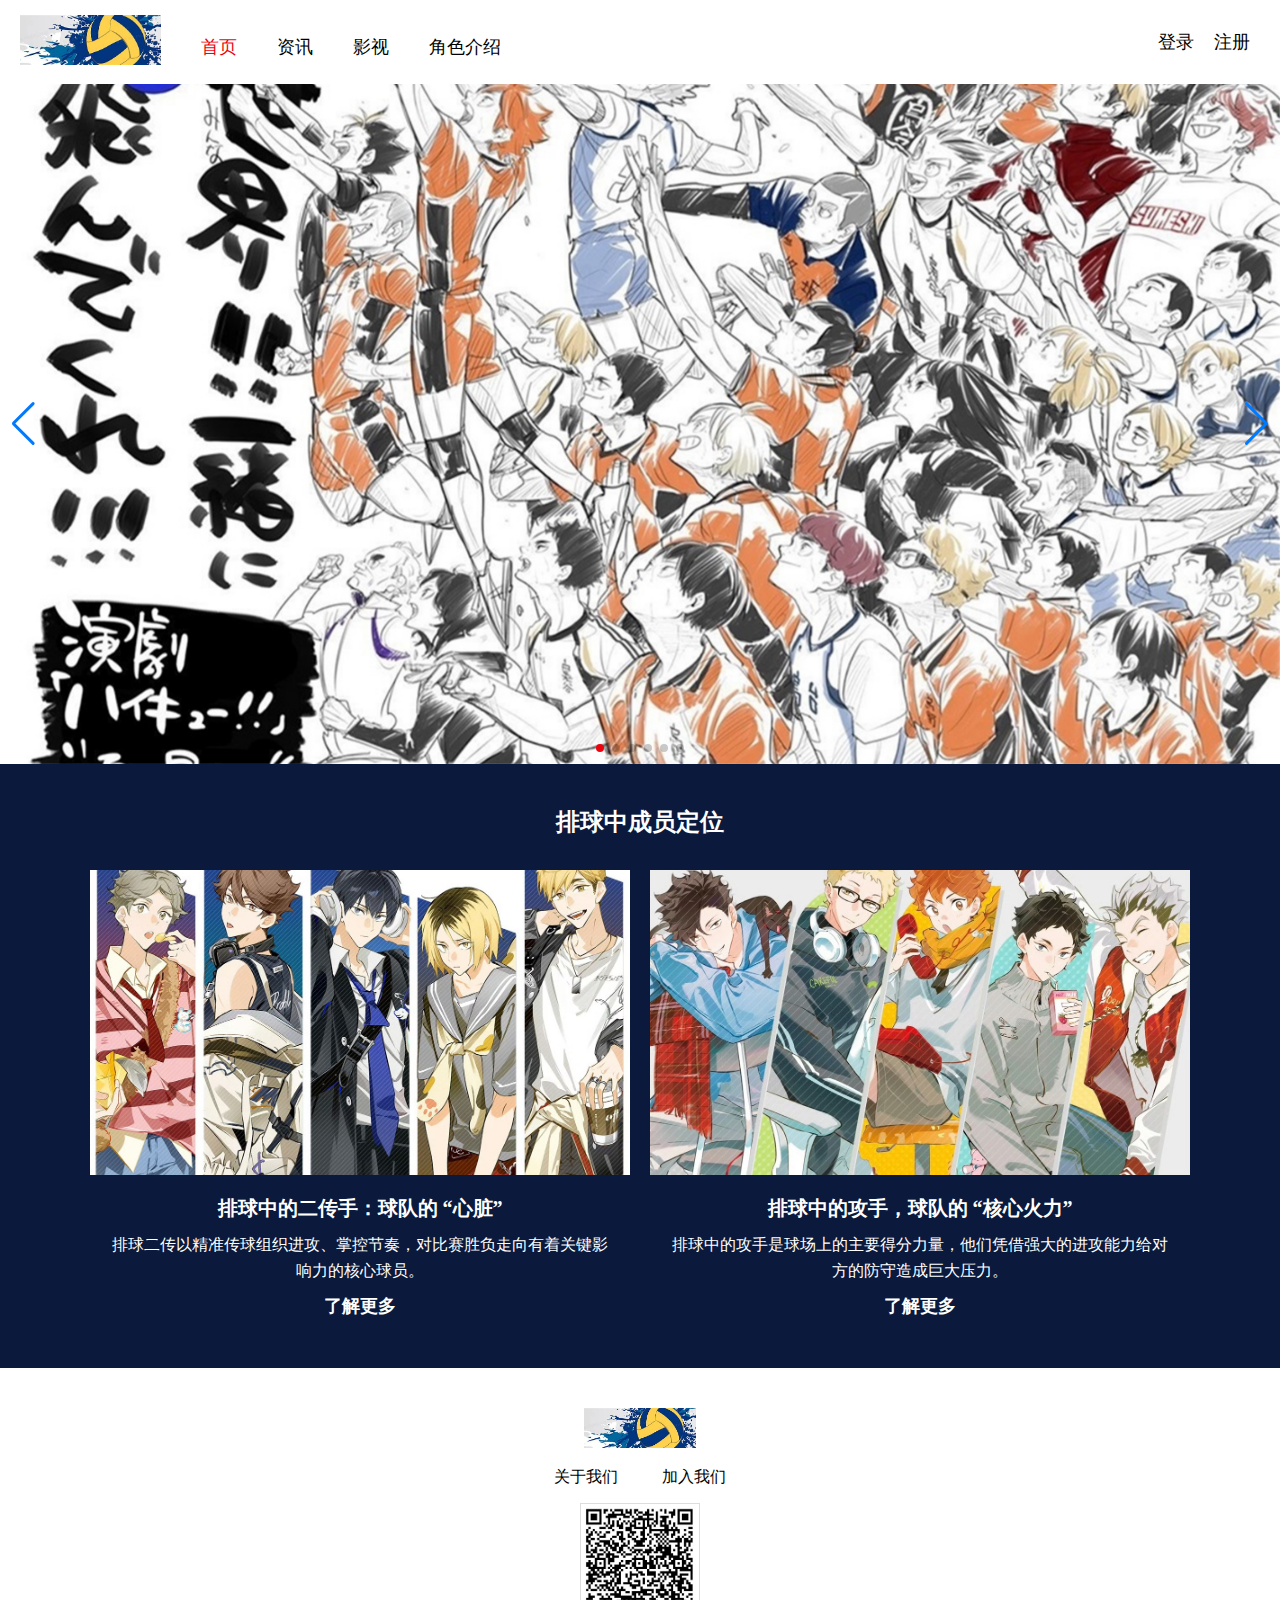
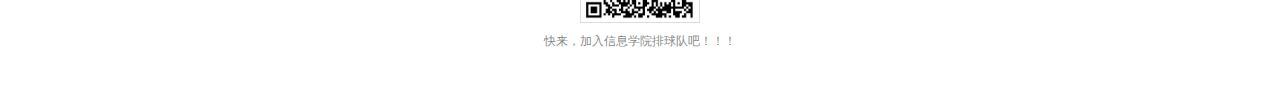
<file: index.html>
<!DOCTYPE html>
<html lang="en">

<head>
    <meta charset="UTF-8">
    <meta http-equiv="X-UA-Compatible" content="IE=edge">
    <meta name="viewport" content="width=device-width, initial-scale=1.0">
    <title>排球少年网站</title>
    <link rel="stylesheet" href="css/style.css">
     <!--引入Swiper的CSS-->
    <link rel="stylesheet" href="https://unpkg.com/swiper/swiper-bundle.min.css">
    <!-- 引入Swiper的JS -->
    <script src="https://unpkg.com/swiper/swiper-bundle.min.js"></script>

    
</head>



<body>
    <!-- 头部 -->
    <div class="header">
        <div class="container cl">
            <div class="left fl">
                <a href="index.html" class="logo fl"><img src="images/logo.jpg" alt=""></a>

                <!-- 导航栏 -->
                <ul class="menu fl">
                    <li><a href="index.html" class="active">首页</a></li>
                    <li><a href="news.html">资讯</a></li>
                    <li><a href="video.html">影视</a></li>
                    <li><a href="person.html">角色介绍</a></li>
                </ul>
            </div>
            <div class="right fr">
                <ul>
                    <li><a href="login.html">登录</a></li>
                    <li><a href="register.html">注册</a></li>
                </ul>
            </div>
        </div>
    </div>

    
<!-- 大图轮播图 -->
<div class="banner">
    <div class="container">
        <div class="swiper-bannerSwiper">
            <div class="swiper-wrapper">
                <div class="swiper-slide"><img src="images/banner1.jpg" alt="Banner 1"></div>
                <div class="swiper-slide"><img src="images/banner2.jpg" alt="Banner 2"></div>
                <div class="swiper-slide"><img src="images/banner3.jpg" alt="Banner 3"></div>
                <div class="swiper-slide"><img src="images/banner4.jpg" alt="Banner 4"></div>
                <div class="swiper-slide"><img src="images/banner1.jpg" alt="Banner 5"></div>
                <div class="swiper-slide"><img src="images/banner3.jpg" alt="Banner 6"></div>
            </div>
            <!-- 如果需要分页器 -->
            <div class="swiper-pagination"></div>

            <!-- 如果需要导航按钮 -->
            <div class="swiper-button-next"></div>
            <div class="swiper-button-prev"></div>
        </div>
    </div>
</div>



    

    <div class="video commPadding">
        <div class="container">
            <div class="commTitle">排球中成员定位</div>
            <ul class="cl">
                <li>
                    <a href="https://www.bilibili.com/video/BV1Q4411b7jh/?spm_id_from=333.337.search-card.all.click&vd_source=532b94d339b7e14be657cb821b66246e" target="_blank">
                        <div class="img"><img src="images/role1.jpg" alt=""></div>
                        <h3>排球中的二传手：球队的 “心脏”</h3>
                        <p>排球二传以精准传球组织进攻、掌控节奏，对比赛胜负走向有着关键影响力的核心球员。</p>
                        <i>了解更多</i>
                    </a>
                </li>
                <li>
                    <a href="https://www.bilibili.com/video/BV1wV411S7xW/?spm_id_from=333.337.search-card.all.click&vd_source=532b94d339b7e14be657cb821b66246e">
                        <div class="img"><img src="images/role2.jpg" alt=""></div>
                        <h3>排球中的攻手，球队的 “核心火力”</h3>
                        <p>排球中的攻手是球场上的主要得分力量，他们凭借强大的进攻能力给对方的防守造成巨大压力。</p>
                        <i>了解更多</i>
                    </a>
                </li>
            </ul>
        </div>
    </div>

    <!-- 底部 -->
    <div class="footer">
        <div class="foot-logo">
            <img src="images/logo.jpg" alt="">
        </div>
        <div class="foot-menu">
            <ul>
                <li><a href="#">关于我们</a></li>
                <li><a href="#">加入我们</a></li>
            </ul>
        </div>
        <div class="foot-wx">
            <img src="images/wx.jpg" alt="">
            <p>快来，加入信息学院排球队吧！！！</p>
        </div>
    </div>


    <script>
    var swiper = new Swiper('.swiper-bannerSwiper', {
        loop: true,  // 启用循环模式
        autoplay: {
            delay: 3000,  // 每3秒切换一次
            disableOnInteraction: false,  // 在用户操作后继续自动播放
        },
        pagination: {
            el: '.swiper-pagination',
            clickable: true,  // 可以点击分页按钮
        },
        navigation: {
            nextEl: '.swiper-button-next',
            prevEl: '.swiper-button-prev',
        },
    });
</script>

</body>

</html>
</file>
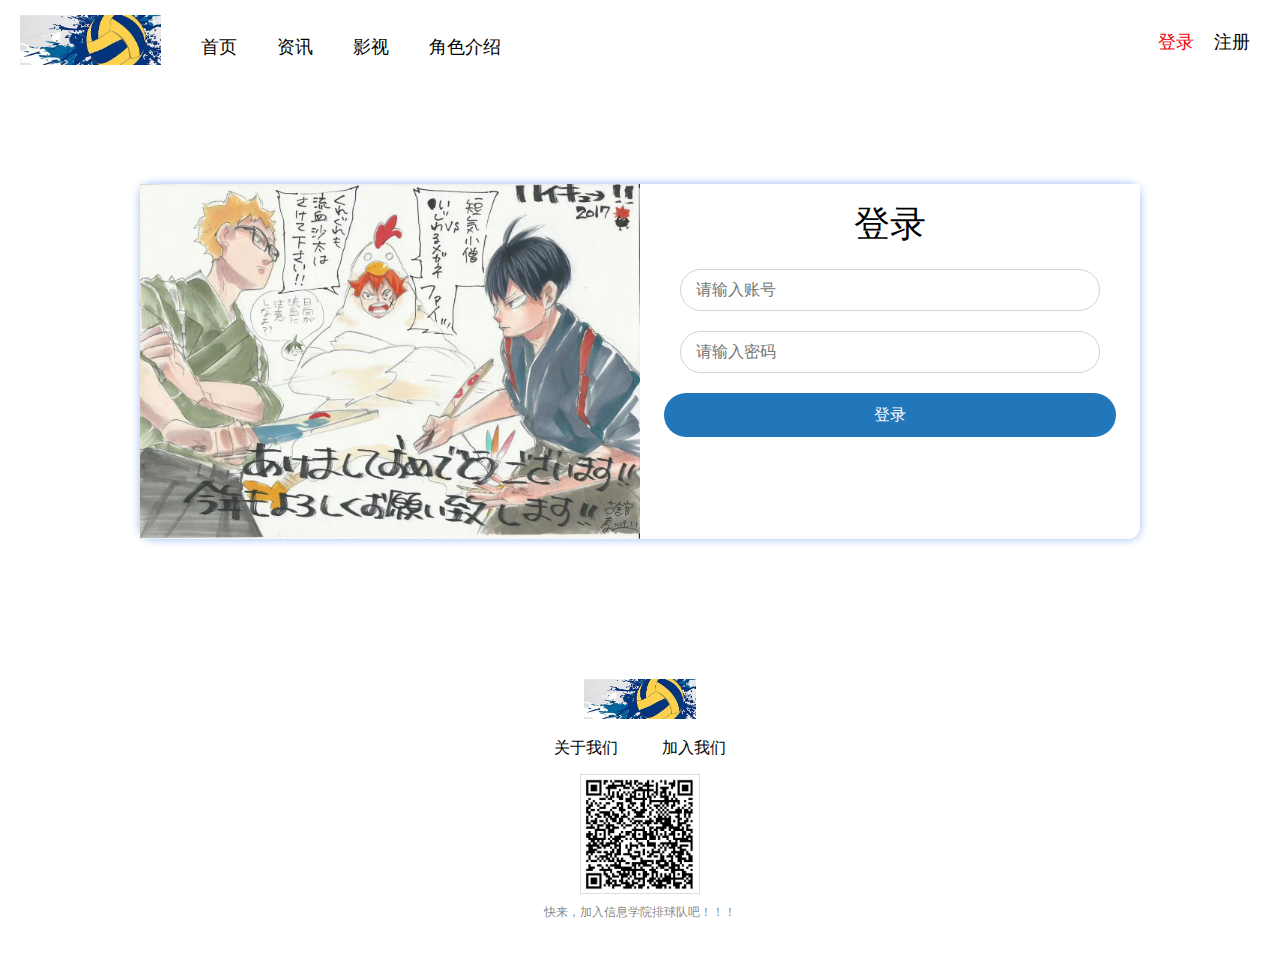
<file: login.html>
<!DOCTYPE html>
<html lang="en">

<head>
    <meta charset="UTF-8">
    <meta http-equiv="X-UA-Compatible" content="IE=edge">
    <meta name="viewport" content="width=device-width, initial-scale=1.0">
    <title>排球少年网站</title>
    <link rel="stylesheet" href="css/style.css">

    <script>
        // 登录功能
        function login() {
            // 获取用户输入的账号和密码
            const username = document.getElementById('username').value;
            const password = document.getElementById('password').value;

            // 从 localStorage 中获取存储的用户信息
            const storedUser = localStorage.getItem(username);

            // 如果用户不存在
            if (!storedUser) {
                alert("用户不存在，请先注册！");
                return;
            }

            // 解析存储的用户信息
            const user = JSON.parse(storedUser);

            // 验证密码
            if (user.password === password) {
                alert("登录成功！");
                // 登录成功后可以跳转到首页
                window.location.href = "index.html";
            } else {
                alert("密码错误，请重试！");
            }
        }
    </script>
</head>

<body>
    <!-- 头部 -->
    <div class="header">
        <div class="container cl">
            <div class="left fl">
                <a href="index.html" class="logo fl"><img src="images/logo.jpg" alt=""></a>

                <!-- 导航栏 -->
                <ul class="menu fl">
                    <li><a href="index.html">首页</a></li>
                    <li><a href="news.html">资讯</a></li>
                    <li><a href="video.html">影视</a></li>
                    <li><a href="person.html">角色介绍</a></li>
                </ul>
            </div>
            <div class="right fr">
                <ul>
                    <li><a href="login.html" class="active">登录</a></li>
                    <li><a href="register.html">注册</a></li>
                </ul>
            </div>
        </div>
    </div>

    <!-- login -->
    <div class="loginBox cl">
        <div class="img"><img src="images/bg1.jpg" alt=""></div>
        <div class="cont">
            <div class="title">登录</div>
            <input id="username" type="text" placeholder="请输入账号">
            <input id="password" type="password" placeholder="请输入密码">

            <button onclick="login()">登录</button>
        </div>
    </div>
    
    
    <!-- 底部 -->
    <div class="footer">
        <div class="foot-logo">
            <img src="images/logo.jpg" alt="">
        </div>
        <div class="foot-menu">
            <ul>
                <li><a href="#">关于我们</a></li>
                <li><a href="#">加入我们</a></li>
            </ul>
        </div>
        <div class="foot-wx">
            <img src="images/wx.jpg" alt="">
            <p>快来，加入信息学院排球队吧！！！</p>
        </div>
    </div>

</body>


</html>
</file>
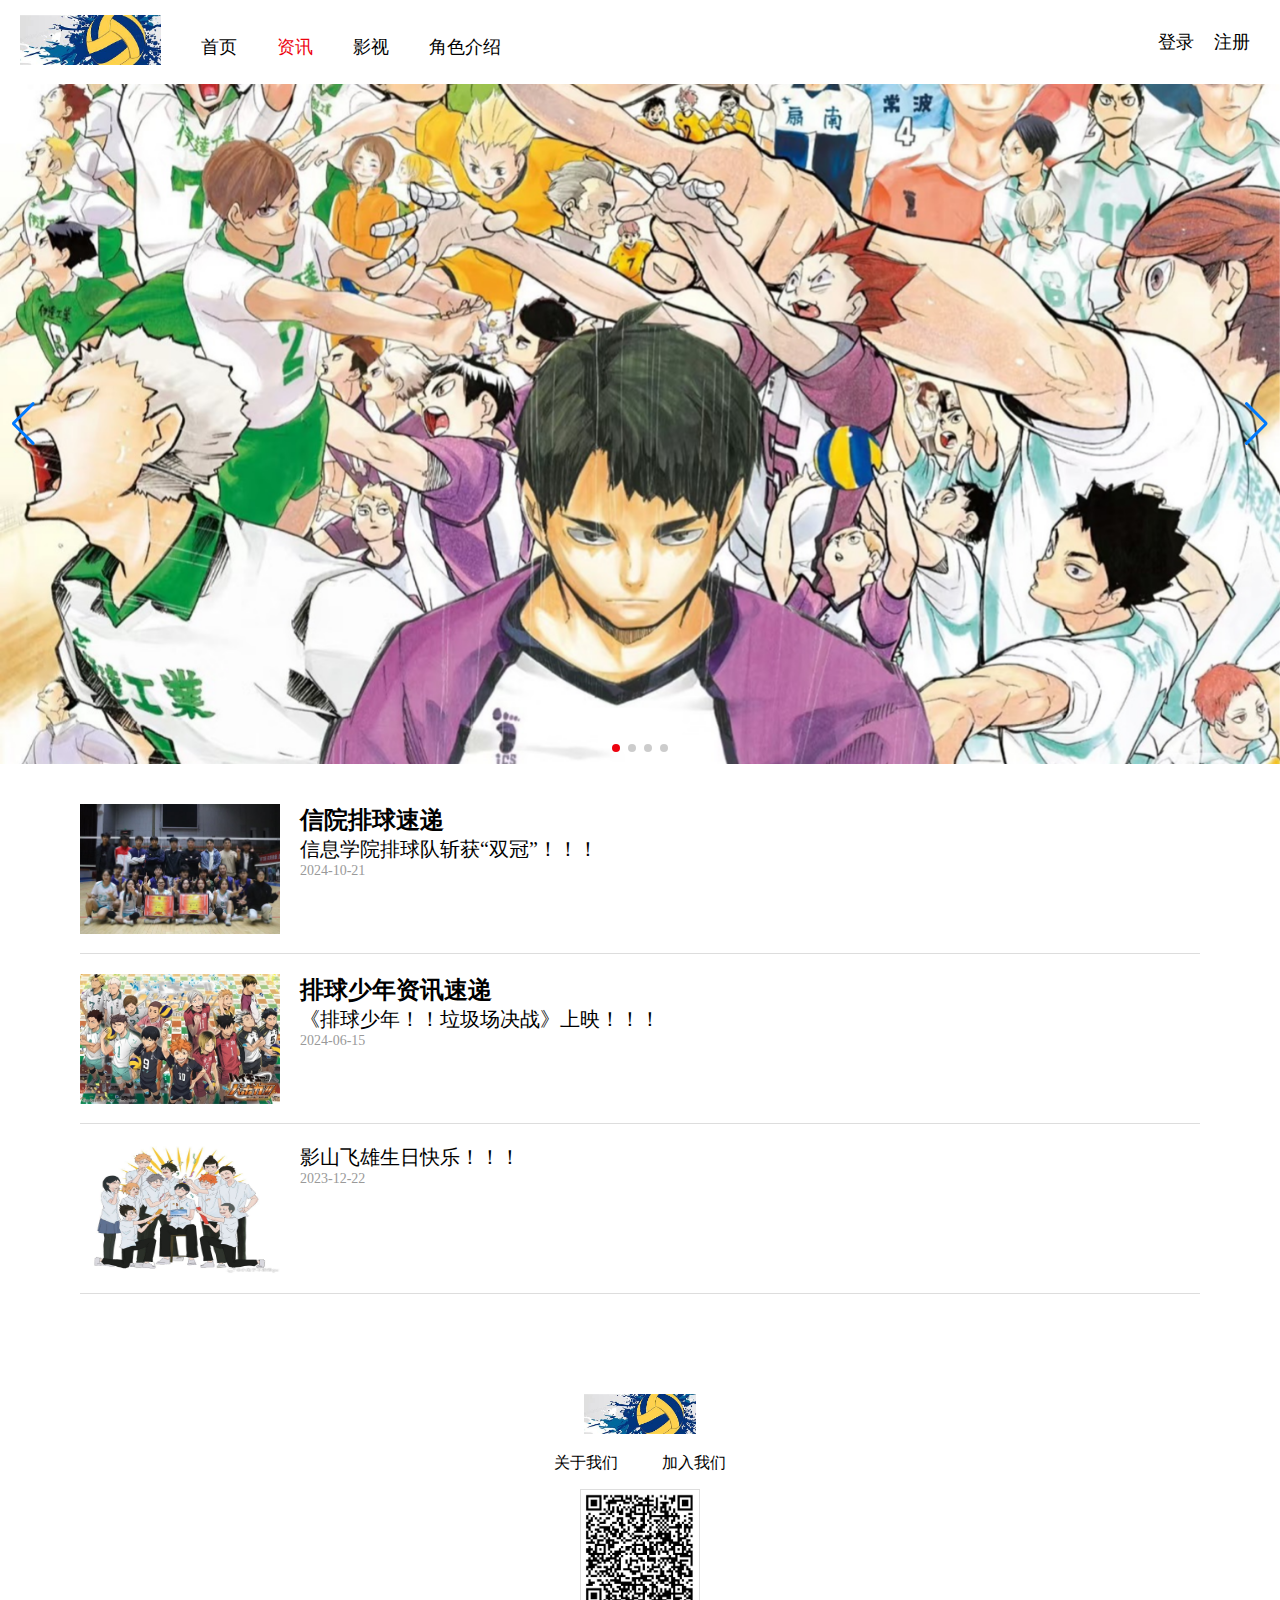
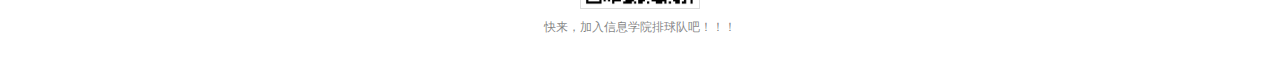
<file: news.html>
<!DOCTYPE html>
<html lang="en">

<head>
    <meta charset="UTF-8">
    <meta http-equiv="X-UA-Compatible" content="IE=edge">
    <meta name="viewport" content="width=device-width, initial-scale=1.0">
    <title>排球少年网站</title>
    <link rel="stylesheet" href="css/style.css">
     <!-- 引入Swiper的CSS -->
    <link rel="stylesheet" href="https://unpkg.com/swiper/swiper-bundle.min.css">

    <!-- 引入Swiper的JS -->
    <script src="https://unpkg.com/swiper/swiper-bundle.min.js"></script>
</head>

<body>
    <!-- 头部 -->
    <div class="header">
        <div class="container cl">
            <div class="left fl">
                <a href="index.html" class="logo fl"><img src="images/logo.jpg" alt=""></a>

                <!-- 导航栏 -->
                <ul class="menu fl">
                    <li><a href="index.html">首页</a></li>
                    <!-- 资讯菜单，添加下拉列表 -->
                <li class="dropdown">
                    <a href="news.html" class="active">资讯</a>
                    <ul class="submenu">
                        <li><a href="#volleyball-news">排球少年资讯速递</a></li>
                        <li><a href="#xin-yuan-volleyball">信院排球速递</a></li>
                    </ul>
                </li>
                <li><a href="video.html">影视</a></li>
                <li><a href="person.html">角色介绍</a></li>
            </ul>
            </div>
            <div class="right fr">
                <ul>
                    <li><a href="login.html">登录</a></li>
                    <li><a href="register.html">注册</a></li>
                </ul>
            </div>
        </div>
    </div>


    <!-- 大图轮播图 -->
<div class="banner">
    <div class="container">
        <div class="swiper-bannerSwiper">
            <div class="swiper-wrapper">

                <div class="swiper-slide"><img src="images/banner2.jpg" alt="Banner 2"></div>
                <div class="swiper-slide"><img src="images/banner3.jpg" alt="Banner 3"></div>
                <div class="swiper-slide"><img src="images/banner4.jpg" alt="Banner 4"></div>
                <div class="swiper-slide"><img src="images/banner1.jpg" alt="Banner 1"></div>
            </div>
            <!-- 如果需要分页器 -->
            <div class="swiper-pagination"></div>

            <!-- 如果需要导航按钮 -->
            <div class="swiper-button-next"></div>
            <div class="swiper-button-prev"></div>
        </div>
    </div>
</div>

    <!-- 资讯 -->
    <div class="container">
        <div class="info">
            <ul>
             <li>
<!--                    <a href="#">-->
                        <div class="img"><img src="images/news5.jpg" alt=""></div>
                        <div class="txt" id="volleyball-news">
                            <h2>信院排球速递</h2>
                            <p class="tit">信息学院排球队斩获“双冠”！！！</p>
                            <p class="time">2024-10-21</p>
                        </div>
<!--                    </a>-->
                </li>
                <li>
<!--                    <a href="#">-->
                        <div class="img"><img src="images/news1.jpg" alt=""></div>
                       <div class="txt" id="xin-yuan-volleyball">
                             <h2>排球少年资讯速递</h2>
                           <!--<p class="tag">排球资讯速递</p>-->
                            <p class="tit">《排球少年！！垃圾场决战》上映！！！</p>
                            <p class="time">2024-06-15</p>
                       </div>
<!--                    </a>-->
                </li>

                <li>
<!--                    <a href="#">-->
                    <div class="img"><img src="images/news2.jpg" alt=""></div>
                    <div class="txt" >
                        <p class="tag"></p>
                        <p class="tit">影山飞雄生日快乐！！！</p>
                        <p class="time">2023-12-22</p>
                    </div>
<!--                    </a>-->
                </li>
               
            </ul>
        </div>
    </div>

    <!-- 底部 -->
    <div class="footer">
        <div class="foot-logo">
            <img src="images/logo.jpg" alt="">
        </div>
        <div class="foot-menu">
            <ul>
                <li><a href="#">关于我们</a></li>
                <li><a href="#">加入我们</a></li>
            </ul>
        </div>
        <div class="foot-wx">
            <img src="images/wx.jpg" alt="">
            <p>快来，加入信息学院排球队吧！！！</p>
        </div>
        
    </div>

   <script>
    var swiper = new Swiper('.swiper-bannerSwiper', {
        loop: true,  // 启用循环模式
        autoplay: {
            delay: 3000,  // 每3秒切换一次
            disableOnInteraction: false,  // 在用户操作后继续自动播放
        },
        pagination: {
            el: '.swiper-pagination',
            clickable: true,  // 可以点击分页按钮
        },
        navigation: {
            nextEl: '.swiper-button-next',
            prevEl: '.swiper-button-prev',
        },
    });
</script>

</body>

</html>
</file>
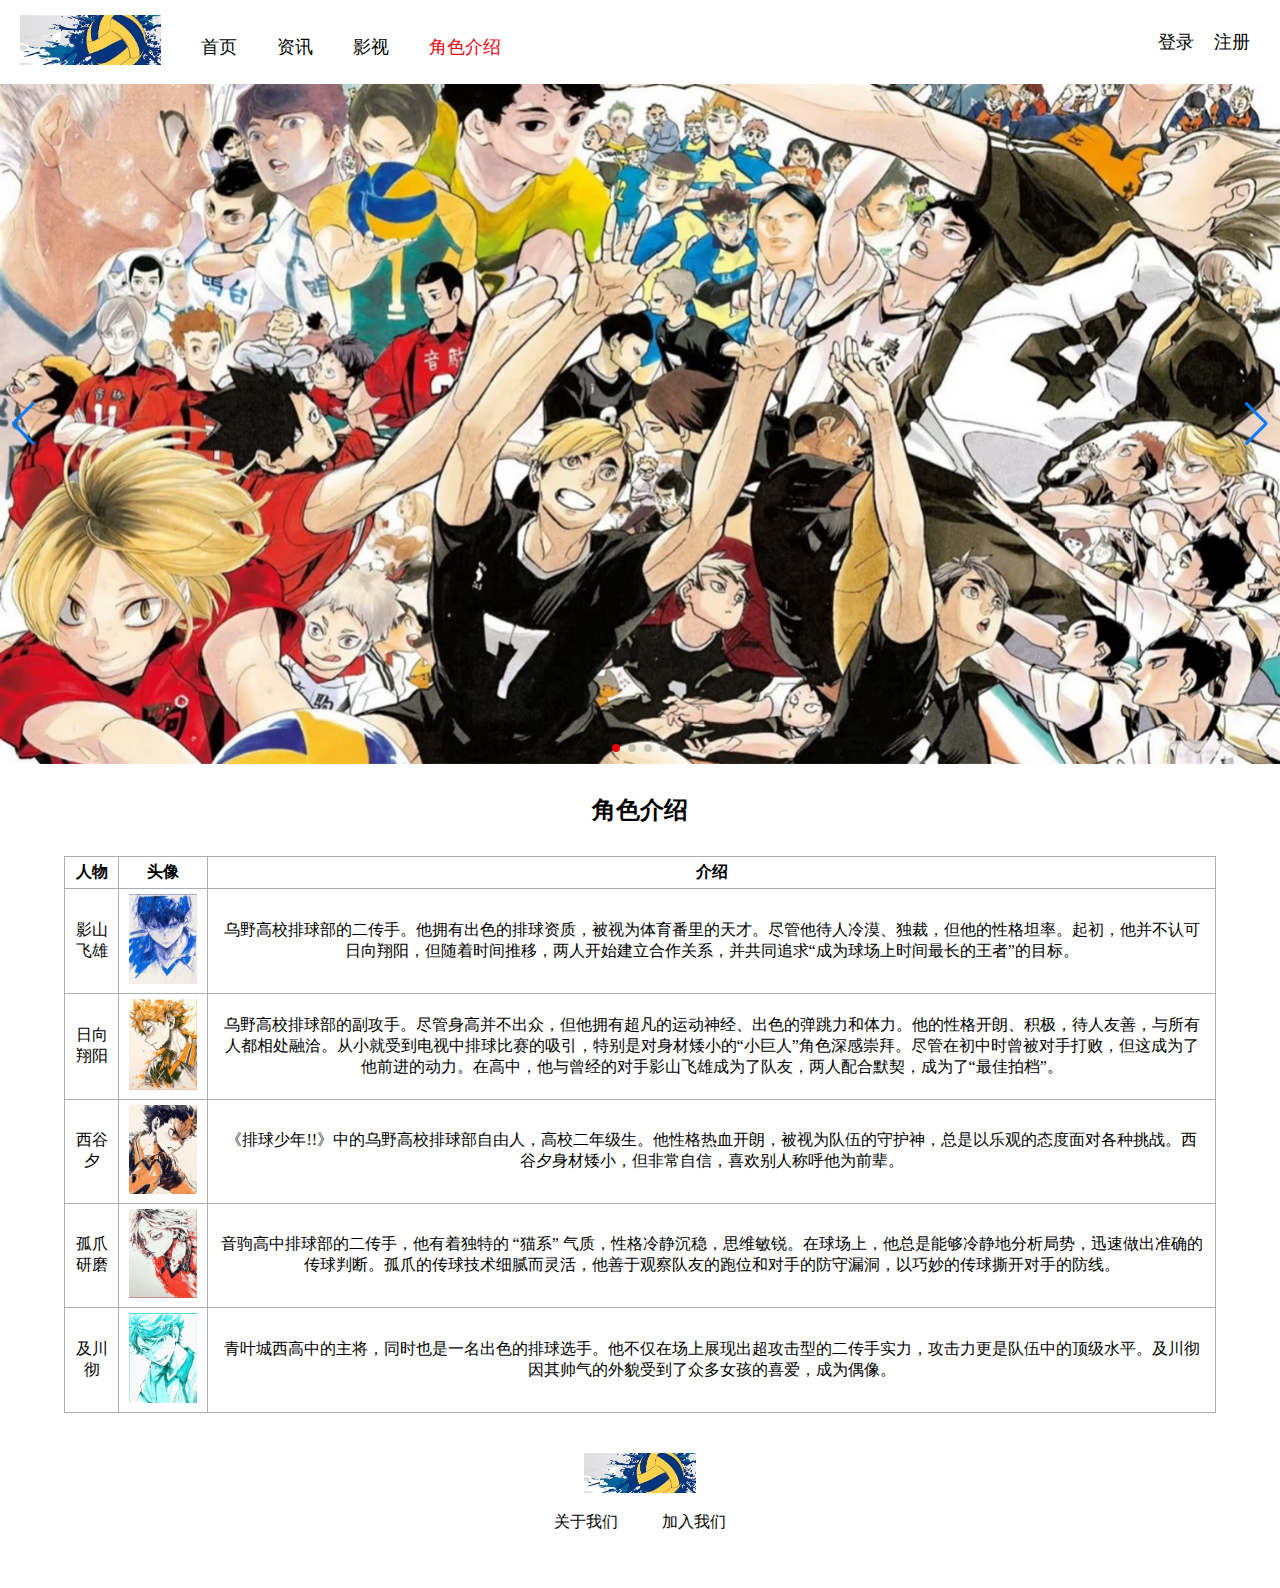
<file: person.html>
<!DOCTYPE html>
<html lang="en">

<head>
    <meta charset="UTF-8">
    <meta http-equiv="X-UA-Compatible" content="IE=edge">
    <meta name="viewport" content="width=device-width, initial-scale=1.0">
    <title>排球少年网站</title>
    <link rel="stylesheet" href="css/style.css">
    <!-- 引入Swiper的CSS -->
    <link rel="stylesheet" href="https://unpkg.com/swiper/swiper-bundle.min.css">

    <!-- 引入Swiper的JS -->
    <script src="https://unpkg.com/swiper/swiper-bundle.min.js"></script>
</head>
</head>

<body>
    <!-- 头部 -->
    <div class="header">
        <div class="container cl">
            <div class="left fl">
                <a href="index.html" class="logo fl"><img src="images/logo.jpg" alt=""></a>

                <!-- 导航栏 -->
                <ul class="menu fl">
                    <li><a href="index.html">首页</a></li>
                    <li><a href="news.html">资讯</a></li>
                    <li><a href="video.html">影视</a></li>
                    <li><a href="person.html" class="active">角色介绍</a></li>
                </ul>
            </div>
            <div class="right fr">
                <ul>
                    <li><a href="login.html">登录</a></li>
                    <li><a href="register.html">注册</a></li>
                </ul>
            </div>
        </div>
    </div>

    <!-- 大图轮播图 -->
<div class="banner">
    <div class="container">
        <div class="swiper-bannerSwiper">
            <div class="swiper-wrapper">
                <div class="swiper-slide"><img src="images/banner3.jpg" alt="Banner 3"></div>
                <div class="swiper-slide"><img src="images/banner4.jpg" alt="Banner 4"></div>
                <div class="swiper-slide"><img src="images/banner1.jpg" alt="Banner 1"></div>
                 <div class="swiper-slide"><img src="images/banner2.jpg" alt="Banner 2"></div>
            </div>
            <!-- 如果需要分页器 -->
            <div class="swiper-pagination"></div>

            <!-- 如果需要导航按钮 -->
            <div class="swiper-button-next"></div>
            <div class="swiper-button-prev"></div>
        </div>
    </div>
</div>

    <div class="container">
       <div class="person">
         <!-- 人物介绍 表格-->
         <table>
            <caption>角色介绍</caption>
            <thead>
                <tr>
                    <th>人物</th>
                    <th>头像</th>
                    <th>介绍</th>
                </tr>
            </thead>
            <tbody>
                <tr>
                    <td>影山飞雄</td>

                        <td>
                            <div class="image-container">
                                <img src="images/p3.jpg" alt="" class="touxiang">
                            </div>
                        </td>
                        <td>乌野高校排球部的二传手。他拥有出色的排球资质，被视为体育番里的天才。尽管他待人冷漠、独裁，但他的性格坦率。起初，他并不认可日向翔阳，但随着时间推移，两人开始建立合作关系，并共同追求“成为球场上时间最长的王者”的目标。</td>

                </tr>
            
                <tr>
                    <td>日向翔阳</td>
                    <td><div class="image-container">
                                <img src="images/p6.jpg" alt="" class="touxiang">
                            </div></td>
                    <td>乌野高校排球部的副攻手。尽管身高并不出众，但他拥有超凡的运动神经、出色的弹跳力和体力。他的性格开朗、积极，待人友善，与所有人都相处融洽。从小就受到电视中排球比赛的吸引，特别是对身材矮小的“小巨人”角色深感崇拜。尽管在初中时曾被对手打败，但这成为了他前进的动力。在高中，他与曾经的对手影山飞雄成为了队友，两人配合默契，成为了“最佳拍档”。</td>
                </tr>

                <tr>
                    <td>西谷夕</td>
                    <td>
                        <div class="image-container">
                            <img src="images/p7.jpg" alt="" class="touxiang">
                        </div>
                    </td>
                    <td>《排球少年!!》中的乌野高校排球部自由人，高校二年级生。他性格热血开朗，被视为队伍的守护神，总是以乐观的态度面对各种挑战。西谷夕身材矮小，但非常自信，喜欢别人称呼他为前辈。</td>
                </tr>

    <tr>
                    <td>孤爪研磨</td>
                    <td>
                        <div class="image-container">
                            <img src="images/p5.jpg" alt="" class="touxiang">
                        </div>
                    </td>
                    <td>音驹高中排球部的二传手，他有着独特的 “猫系” 气质，性格冷静沉稳，思维敏锐。在球场上，他总是能够冷静地分析局势，迅速做出准确的传球判断。孤爪的传球技术细腻而灵活，他善于观察队友的跑位和对手的防守漏洞，以巧妙的传球撕开对手的防线。</td>
                </tr>

                <tr>
                    <td>及川彻</td>
                    <td>
                        <div class="image-container">
                            <img src="images/p8.jpg" alt="" class="touxiang">
                        </div>
                    </td>
                    <td>青叶城西高中的主将，同时也是一名出色的排球选手。他不仅在场上展现出超攻击型的二传手实力，攻击力更是队伍中的顶级水平。及川彻因其帅气的外貌受到了众多女孩的喜爱，成为偶像。</td>
                </tr>
            </tbody>
        </table>
       </div>
    </div>
    
    
    <!-- 底部 -->
    <div class="footer">
        <div class="foot-logo">
            <img src="images/logo.jpg" alt="">
        </div>
        <div class="foot-menu">
            <ul>
                <li><a href="#">关于我们</a></li>
                <li><a href="#">加入我们</a></li>
            </ul>
        </div>
        <!--<div class="foot-wx"></div>
            <img src="images/wx.jpg" alt="">
            <p>快来，加入信息学院排球队吧!!!</p>-->
    </div>

    <script>
        var swiper = new Swiper('.swiper-bannerSwiper', {
            loop: true,  // 启用循环模式
            autoplay: {
                delay: 3000,  // 每3秒切换一次
                disableOnInteraction: false,  // 在用户操作后继续自动播放
            },
            pagination: {
                el: '.swiper-pagination',
                clickable: true,  // 可以点击分页按钮
            },
            navigation: {
                nextEl: '.swiper-button-next',
                prevEl: '.swiper-button-prev',
            },
        });


            // 创建遮罩层和放大图片容器
            const overlay = document.createElement('div');
            overlay.classList.add('image-overlay');
            document.body.appendChild(overlay);

            // 点击图片放大功能
            const imageContainers = document.querySelectorAll('.image-container');
            imageContainers.forEach(container => {
            const img = container.querySelector('img');

            img.addEventListener('click', () => {
            // 创建遮罩层显示的图片
            const enlargedImg = document.createElement('img');
            enlargedImg.src = img.src; // 使用当前图片的路径
            overlay.innerHTML = ''; // 清空遮罩层内容
            overlay.appendChild(enlargedImg); // 添加图片到遮罩层
            overlay.style.display = 'flex'; // 显示遮罩层
            document.body.classList.add('disable-scroll'); // 禁止页面滚动
        });
        });

            // 点击遮罩层关闭放大图片
            overlay.addEventListener('click', () => {
            overlay.style.display = 'none'; // 隐藏遮罩层
            document.body.classList.remove('disable-scroll'); // 恢复页面滚动
        });
    </script>
</body>

</html>
</file>
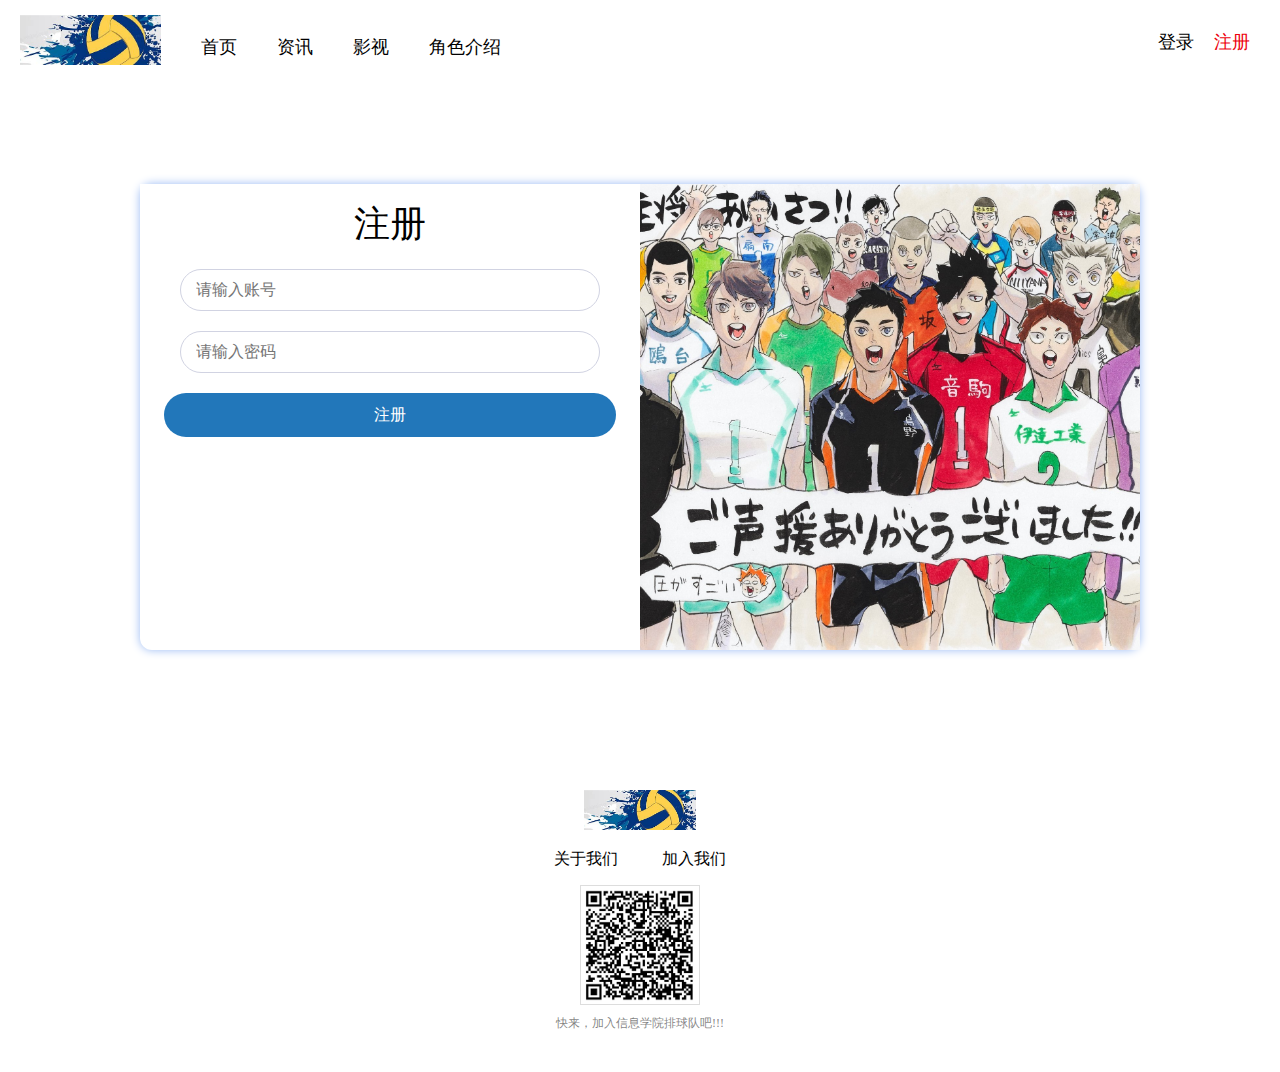
<file: register.html>
<!DOCTYPE html>
<html lang="en">

<head>
    <meta charset="UTF-8">
    <meta http-equiv="X-UA-Compatible" content="IE=edge">
    <meta name="viewport" content="width=device-width, initial-scale=1.0">
    <title>排球少年网站</title>
    <link rel="stylesheet" href="css/style.css">

    <script>
        // 注册功能
        function register() {
            // 获取用户输入的账号和密码
            const username = document.getElementById('username').value;
            const password = document.getElementById('password').value;

            // 检查输入是否为空
            if (!username || !password) {
                alert("账号或密码不能为空！");
                return;
            }

            // 检查用户名是否已经存在
            if (localStorage.getItem(username)) {
                alert("该用户已存在，请直接登录！");
                return;
            }

            // 将用户信息存储到 localStorage
            const user = {
                username: username,
                password: password
            };
            localStorage.setItem(username, JSON.stringify(user));

            alert("注册成功，请登录！");
            // 注册成功后跳转到登录页面
            window.location.href = "login.html";
        }
    </script>
</head>

<body>
    <!-- 头部 -->
    <div class="header">
        <div class="container cl">
            <div class="left fl">
                <a href="index.html" class="logo fl"><img src="images/logo.jpg" alt=""></a>

                <!-- 导航栏 -->
                <ul class="menu fl">
                    <li><a href="index.html">首页</a></li>
                    <li><a href="news.html">资讯</a></li>
                    <li><a href="video.html">影视</a></li>
                    <li><a href="person.html">角色介绍</a></li>
                </ul>
            </div>
            <div class="right fr">
                <ul>
                    <li><a href="login.html">登录</a></li>
                    <li><a href="register.html" class="active">注册</a></li>
                </ul>
            </div>
        </div>
    </div>

    <!-- register -->
    <div class="loginBox cl">

        <div class="cont">

            <div class="title">注册</div>
            <input id="username" type="text" placeholder="请输入账号">
            <input id="password" type="password" placeholder="请输入密码">
            <button onclick="register()">注册</button>


        </div>

        <div class="img"><img src="images/bg2.jpg" alt="" height="466"></div>
    </div>

    <!-- 底部 -->
    <div class="footer">
        <div class="foot-logo">
            <img src="images/logo.jpg" alt="">
        </div>
        <div class="foot-menu">
            <ul>
                <li><a href="#">关于我们</a></li>
                <li><a href="#">加入我们</a></li>
            </ul>
        </div>
        <div class="foot-wx">
            <img src="images/wx.jpg" alt="">
            <p>快来，加入信息学院排球队吧!!!</p>
        </div>
    </div>

</body>

</html>
</file>
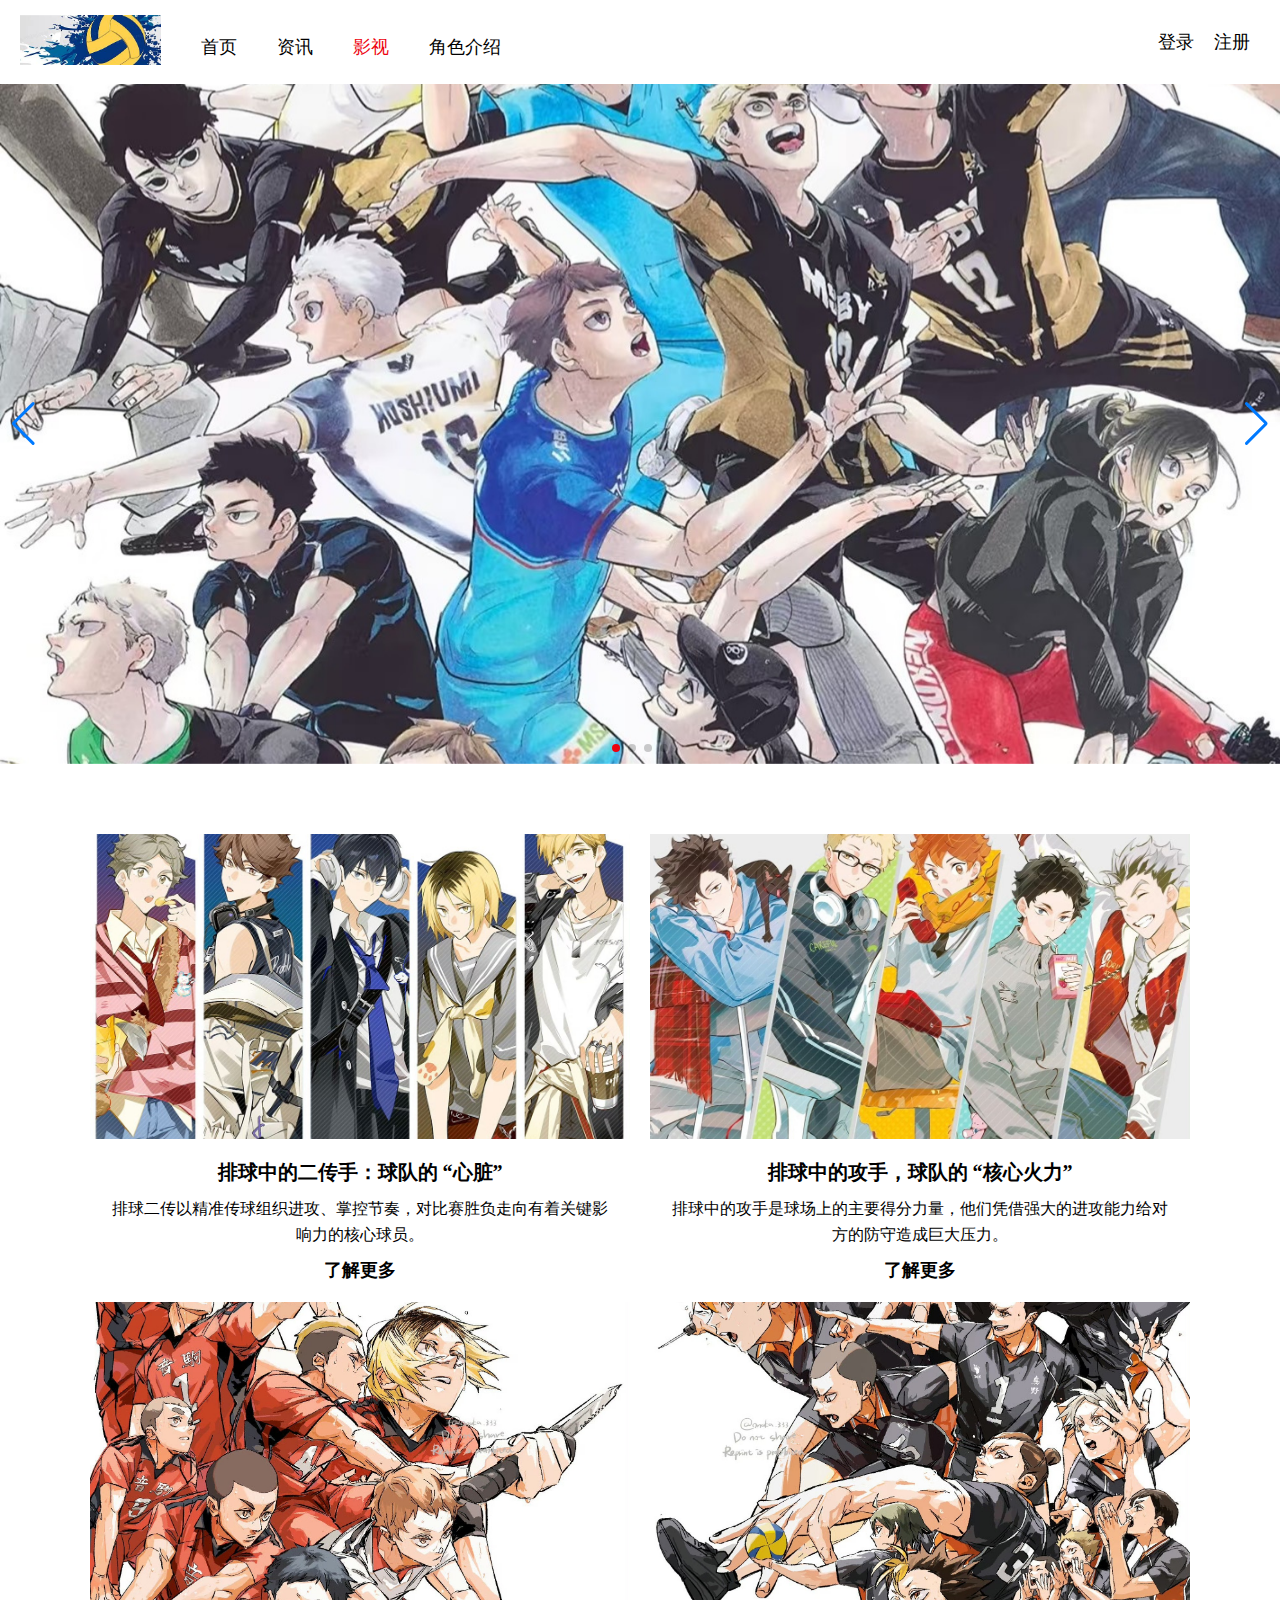
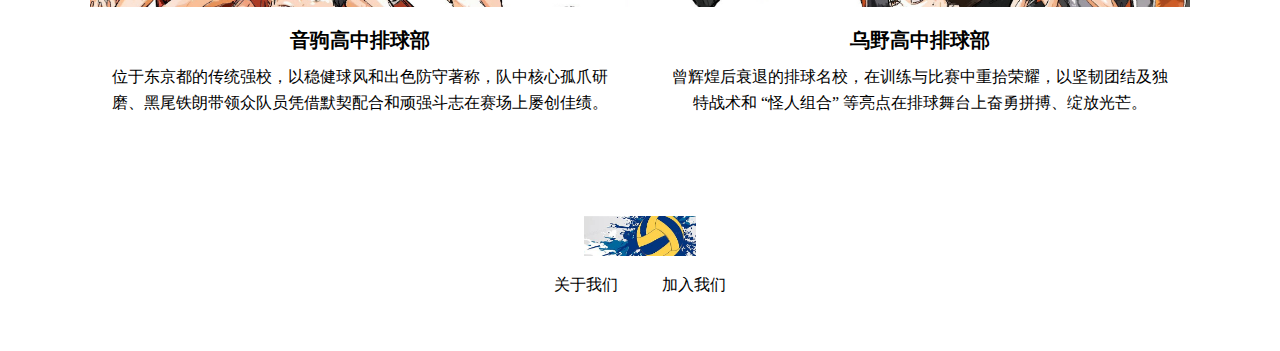
<file: video.html>
<!DOCTYPE html>
<html lang="en">

<head>
    <meta charset="UTF-8">
    <meta http-equiv="X-UA-Compatible" content="IE=edge">
    <meta name="viewport" content="width=device-width, initial-scale=1.0">
    <title>排球少年网站</title>
    <link rel="stylesheet" href="css/style.css">
    <!-- 引入Swiper的CSS -->
    <link rel="stylesheet" href="https://unpkg.com/swiper/swiper-bundle.min.css">

    <!-- 引入Swiper的JS -->
    <script src="https://unpkg.com/swiper/swiper-bundle.min.js"></script>
</head>

<body>
    <!-- 头部 -->
    <div class="header">
        <div class="container cl">
            <div class="left fl">
                <a href="index.html" class="logo fl"><img src="images/logo.jpg" alt=""></a>

                <!-- 导航栏 -->
                <ul class="menu fl">
                    <li><a href="index.html">首页</a></li>
                    <li><a href="news.html">资讯</a></li>
                    <li><a href="video.html" class="active">影视</a></li>
                    <li><a href="person.html">角色介绍</a></li>
                </ul>
            </div>
            <div class="right fr">
                <ul>
                    <li><a href="login.html">登录</a></li>
                    <li><a href="register.html">注册</a></li>
                </ul>
            </div>
        </div>
    </div>

   <!-- 大图轮播图 -->
<div class="banner">
    <div class="container">
        <div class="swiper-bannerSwiper">
            <div class="swiper-wrapper">

                <div class="swiper-slide"><img src="images/banner4.jpg" alt="Banner 4"></div>
                <div class="swiper-slide"><img src="images/banner1.jpg" alt="Banner 1"></div>
                 <div class="swiper-slide"><img src="images/banner2.jpg" alt="Banner 2"></div>
                <div class="swiper-slide"><img src="images/banner3.jpg" alt="Banner 3"></div>
            </div>
            <!-- 如果需要分页器 -->
            <div class="swiper-pagination"></div>

            <!-- 如果需要导航按钮 -->
            <div class="swiper-button-next"></div>
            <div class="swiper-button-prev"></div>
        </div>
    </div>
</div>


    <div class="video videoInpage commPadding" style="background: none;">
        <div class="container">
            <div class="commTitle"></div>
            <ul class="cl">
                <li>
                    <a href="#">
                        <div class="img"><img src="images/role1.jpg" alt=""></div>
                        <h3>排球中的二传手：球队的 “心脏”</h3>
                        <p>排球二传以精准传球组织进攻、掌控节奏，对比赛胜负走向有着关键影响力的核心球员。</p>
                        <i>了解更多</i>
                    </a>
                </li>
                <li>
                    <a href="#">
                        <div class="img"><img src="images/role2.jpg" alt=""></div>
                        <h3>排球中的攻手，球队的 “核心火力”</h3>
                        <p>排球中的攻手是球场上的主要得分力量，他们凭借强大的进攻能力给对方的防守造成巨大压力。</p>
                        <i>了解更多</i>
                    </a>
                </li>

                <li>
                 <a href="#">
                    <div class="img">
                        <img class="default-img" src="images/role3.jpg" alt="默认图片">
                        <a href="https://www.bilibili.com/video/BV1F94y1X7vK/?spm_id_from=333.337.search-card.all.click&vd_source=532b94d339b7e14be657cb821b66246e">
                        <img class="hover-img" src="images/role3-hover.jpg" alt="悬停图片">
                        </a>
                    </div>
                    <h3>音驹高中排球部</h3>
                    <p>位于东京都的传统强校，以稳健球风和出色防守著称，队中核心孤爪研磨、黑尾铁朗带领众队员凭借默契配合和顽强斗志在赛场上屡创佳绩。</p>

                </a>
                </li>

                <li>
                    <a href="#">
                        <div class="img" href="">
                             <img class="default-img" src="images/role4.jpg" alt="默认图片">
                            <a href="https://www.bilibili.com/video/BV1iP4y117LM/?spm_id_from=333.337.search-card.all.click&vd_source=532b94d339b7e14be657cb821b66246e">
                                <img class="hover-img" src="images/role4-hover.jpg" alt="悬停图片">
                            </a>
                        </div>
                        <h3>乌野高中排球部</h3>
                        <p>曾辉煌后衰退的排球名校，在训练与比赛中重拾荣耀，以坚韧团结及独特战术和 “怪人组合” 等亮点在排球舞台上奋勇拼搏、绽放光芒。</p>

                    </a>
                </li>
            </ul>
        </div>
    </div>

    <!-- 底部 -->
    <div class="footer">
        <div class="foot-logo">
            <img src="images/logo.jpg" alt="">
        </div>
        <div class="foot-menu">
            <ul>
                <li><a href="#">关于我们</a></li>
                <li><a href="#">加入我们</a></li>
            </ul>
        </div>
        <!--<div class="foot-wx"></div>
            <img src="images/wx.jpg" alt="">
            <p>快来，加入信息学院排球队吧！！！</p>-->
       
    </div>

    <script>
    var swiper = new Swiper('.swiper-bannerSwiper', {
        loop: true,  // 启用循环模式
        autoplay: {
            delay: 3000,  // 每3秒切换一次
            disableOnInteraction: false,  // 在用户操作后继续自动播放
        },
        pagination: {
            el: '.swiper-pagination',
            clickable: true,  // 可以点击分页按钮
        },
        navigation: {
            nextEl: '.swiper-button-next',
            prevEl: '.swiper-button-prev',
        },
    });
</script>

</body>

</html>
</file>
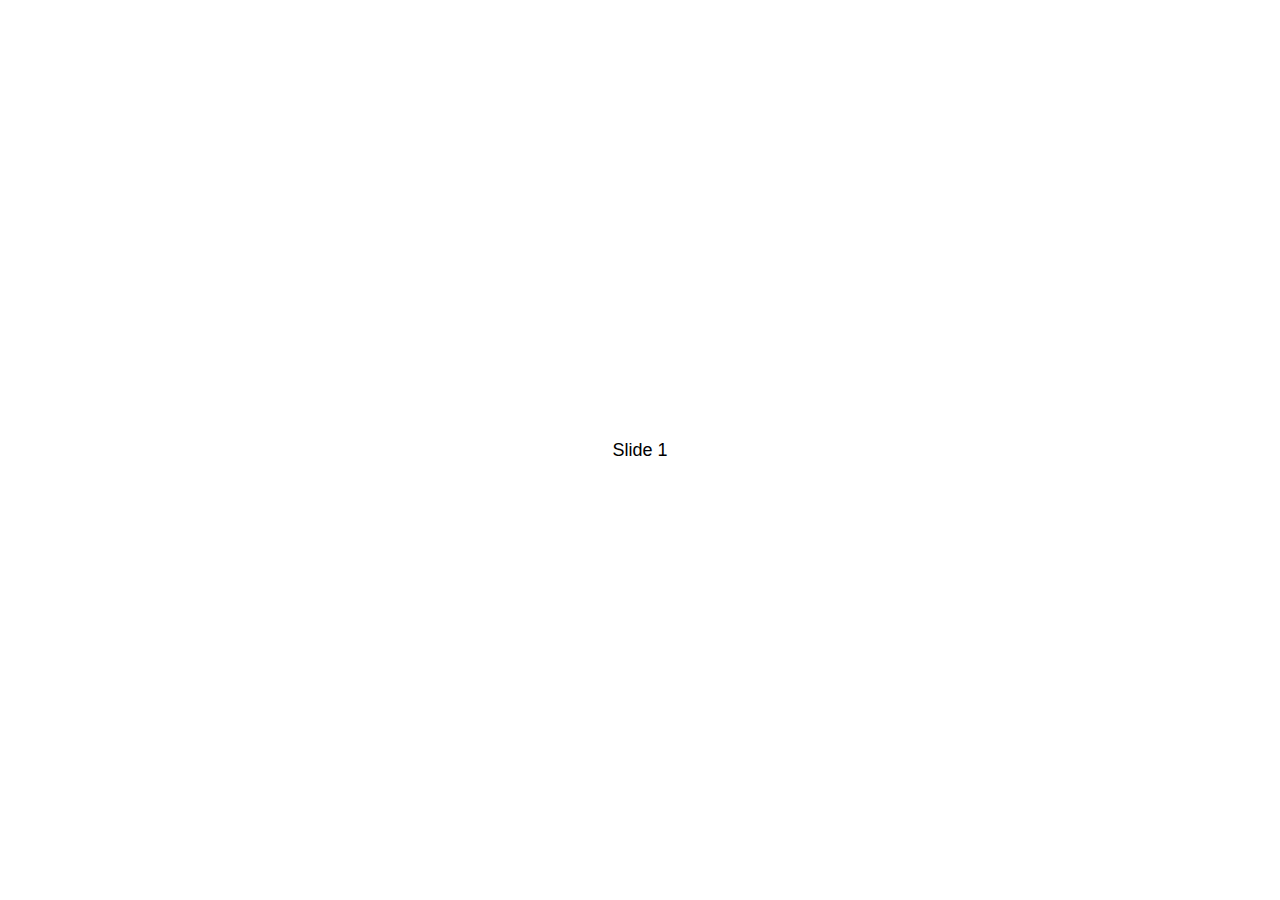
<file: swiper/demo/010-default.html>
<!DOCTYPE html>
<html lang="en">

<head>
  <meta charset="utf-8" />
  <title>Swiper demo</title>
  <meta name="viewport" content="width=device-width, initial-scale=1, minimum-scale=1, maximum-scale=1" />
  <!-- Link Swiper's CSS -->
  <link rel="stylesheet" href="../swiper-bundle.min.css" />

  <!-- Demo styles -->
  <style>
    html,
    body {
      position: relative;
      height: 100%;
    }

    body {
      background: #eee;
      font-family: Helvetica Neue, Helvetica, Arial, sans-serif;
      font-size: 14px;
      color: #000;
      margin: 0;
      padding: 0;
    }

    .swiper {
      width: 100%;
      height: 100%;
    }

    .swiper-slide {
      text-align: center;
      font-size: 18px;
      background: #fff;
      display: flex;
      justify-content: center;
      align-items: center;
    }

    .swiper-slide img {
      display: block;
      width: 100%;
      height: 100%;
      object-fit: cover;
    }
  </style>
</head>

<body>
  <!-- Swiper -->
  <div class="swiper mySwiper">
    <div class="swiper-wrapper">
      <div class="swiper-slide">Slide 1</div>
      <div class="swiper-slide">Slide 2</div>
      <div class="swiper-slide">Slide 3</div>
      <div class="swiper-slide">Slide 4</div>
      <div class="swiper-slide">Slide 5</div>
      <div class="swiper-slide">Slide 6</div>
      <div class="swiper-slide">Slide 7</div>
      <div class="swiper-slide">Slide 8</div>
      <div class="swiper-slide">Slide 9</div>
    </div>
  </div>

  <!-- Swiper JS -->
  <script src="../swiper-bundle.min.js"></script>

  <!-- Initialize Swiper -->
  <script>
    var swiper = new Swiper(".mySwiper", {});
  </script>
</body>

</html>
</file>
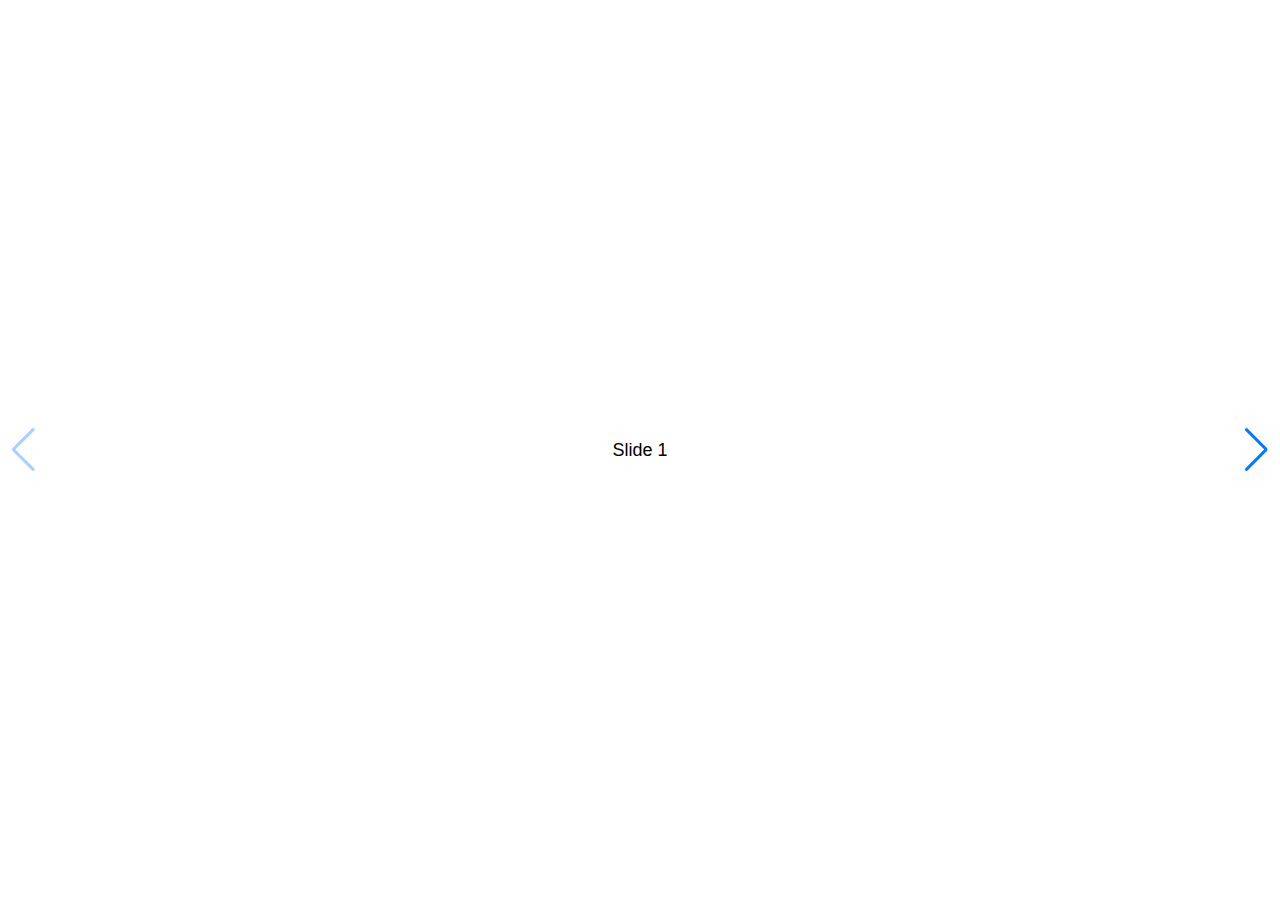
<file: swiper/demo/020-navigation.html>
<!DOCTYPE html>
<html lang="en">

<head>
  <meta charset="utf-8" />
  <title>Swiper demo</title>
  <meta name="viewport" content="width=device-width, initial-scale=1, minimum-scale=1, maximum-scale=1" />
  <!-- Link Swiper's CSS -->
  <link rel="stylesheet" href="../swiper-bundle.min.css" />

  <!-- Demo styles -->
  <style>
    html,
    body {
      position: relative;
      height: 100%;
    }

    body {
      background: #eee;
      font-family: Helvetica Neue, Helvetica, Arial, sans-serif;
      font-size: 14px;
      color: #000;
      margin: 0;
      padding: 0;
    }

    .swiper {
      width: 100%;
      height: 100%;
    }

    .swiper-slide {
      text-align: center;
      font-size: 18px;
      background: #fff;
      display: flex;
      justify-content: center;
      align-items: center;
    }

    .swiper-slide img {
      display: block;
      width: 100%;
      height: 100%;
      object-fit: cover;
    }
  </style>
</head>

<body>
  <!-- Swiper -->
  <div class="swiper mySwiper">
    <div class="swiper-wrapper">
      <div class="swiper-slide">Slide 1</div>
      <div class="swiper-slide">Slide 2</div>
      <div class="swiper-slide">Slide 3</div>
      <div class="swiper-slide">Slide 4</div>
      <div class="swiper-slide">Slide 5</div>
      <div class="swiper-slide">Slide 6</div>
      <div class="swiper-slide">Slide 7</div>
      <div class="swiper-slide">Slide 8</div>
      <div class="swiper-slide">Slide 9</div>
    </div>
    <div class="swiper-button-next"></div>
    <div class="swiper-button-prev"></div>
  </div>

  <!-- Swiper JS -->
  <script src="../swiper-bundle.min.js"></script>

  <!-- Initialize Swiper -->
  <script>
    var swiper = new Swiper(".mySwiper", {
      navigation: {
        nextEl: ".swiper-button-next",
        prevEl: ".swiper-button-prev",
      },
    });
  </script>
</body>

</html>
</file>
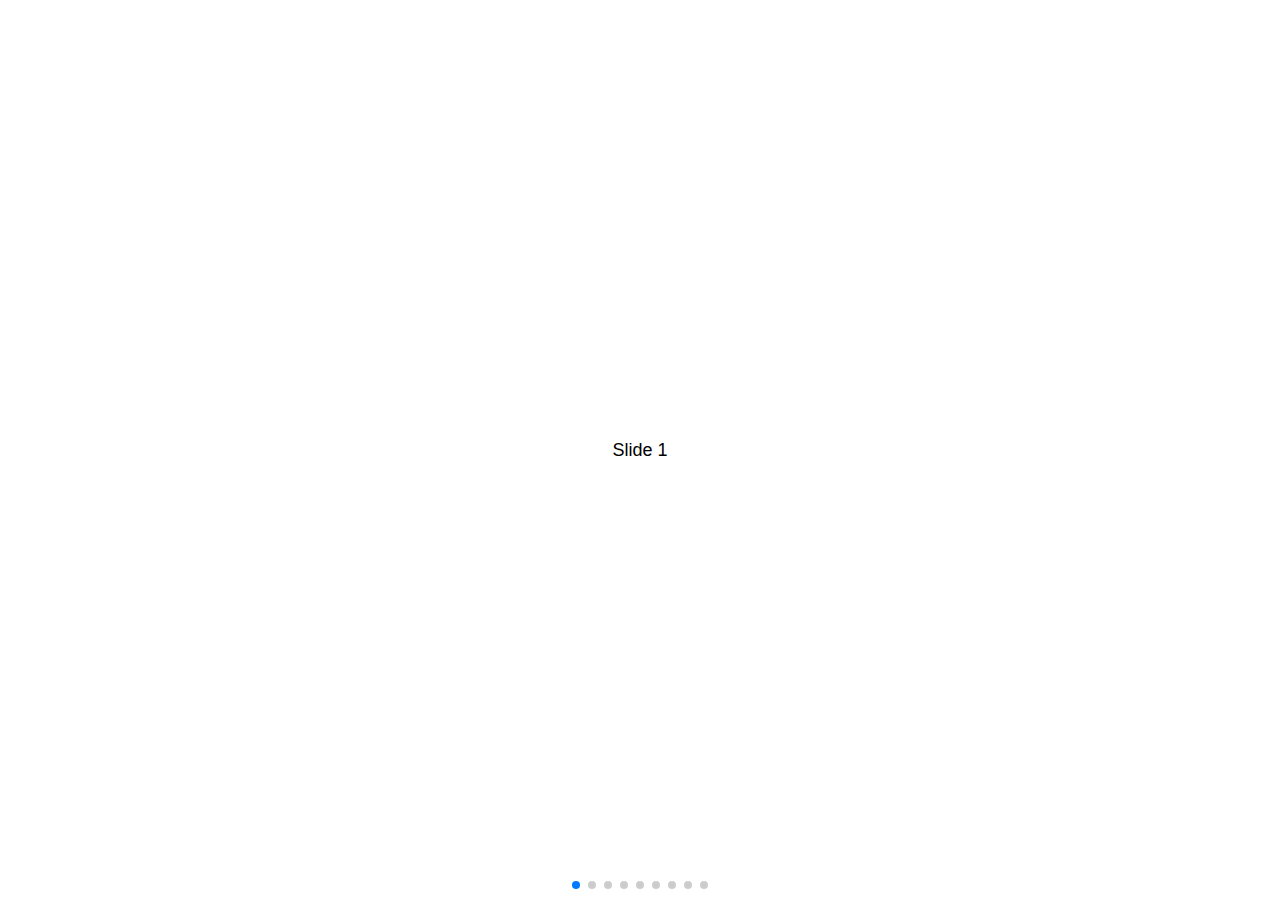
<file: swiper/demo/030-pagination.html>
<!DOCTYPE html>
<html lang="en">

<head>
  <meta charset="utf-8" />
  <title>Swiper demo</title>
  <meta name="viewport" content="width=device-width, initial-scale=1, minimum-scale=1, maximum-scale=1" />
  <!-- Link Swiper's CSS -->
  <link rel="stylesheet" href="../swiper-bundle.min.css" />

  <!-- Demo styles -->
  <style>
    html,
    body {
      position: relative;
      height: 100%;
    }

    body {
      background: #eee;
      font-family: Helvetica Neue, Helvetica, Arial, sans-serif;
      font-size: 14px;
      color: #000;
      margin: 0;
      padding: 0;
    }

    .swiper {
      width: 100%;
      height: 100%;
    }

    .swiper-slide {
      text-align: center;
      font-size: 18px;
      background: #fff;
      display: flex;
      justify-content: center;
      align-items: center;
    }

    .swiper-slide img {
      display: block;
      width: 100%;
      height: 100%;
      object-fit: cover;
    }
  </style>
</head>

<body>
  <!-- Swiper -->
  <div class="swiper mySwiper">
    <div class="swiper-wrapper">
      <div class="swiper-slide">Slide 1</div>
      <div class="swiper-slide">Slide 2</div>
      <div class="swiper-slide">Slide 3</div>
      <div class="swiper-slide">Slide 4</div>
      <div class="swiper-slide">Slide 5</div>
      <div class="swiper-slide">Slide 6</div>
      <div class="swiper-slide">Slide 7</div>
      <div class="swiper-slide">Slide 8</div>
      <div class="swiper-slide">Slide 9</div>
    </div>
    <div class="swiper-pagination"></div>
  </div>

  <!-- Swiper JS -->
  <script src="../swiper-bundle.min.js"></script>

  <!-- Initialize Swiper -->
  <script>
    var swiper = new Swiper(".mySwiper", {
      pagination: {
        el: ".swiper-pagination",
      },
    });
  </script>
</body>

</html>
</file>
<file: css/style.css>
* {
  margin: 0;
  padding: 0;
  box-sizing: border-box;
}

html,
body {
  font-size: 16px;
  color: #000;
}

ul,
li {
  list-style: none;
}

a {
  color: #000;
  text-decoration: none;
}

img {
  max-width: 100%;
}

input,
button,
textarea,
select,
[role="button"] {
  outline: 0;
}

.fl {
  float: left;
}

.fr {
  float: right;
}

/* 清除浮动 */
.cl::after {
  content: "";
  clear: both;
  display: block;
  visibility: hidden;
}

.container {
  max-width: 1600px;
  margin: 0 auto;
}

.commPadding {
  padding: 40px 80px;
}

.commTitle {
  text-align: center;
  font-size: 24px;
  line-height: 1.5;
  font-weight: 600;
  margin-bottom: 20px;
}

.header {
  padding: 15px 20px;
  background-color: #fff;
}

.header .logo img {
  height: 50px;
}

.header .menu {
  margin-left: 20px;
  margin-top: 15px;
}

.header .menu li {
  float: left;
}

.header .menu li a {
  display: block;
  font-size: 18px;
  padding: 5px 20px;
}

.header .menu li a.active {
  color: #ed020e;
}

.header .right ul {
  margin-top: 15px;
}

.header .right ul li {
  float: left;
}

.header .right ul li a {
  font-size: 18px;
  padding: 10px;
}

.header .right ul li a.active {
  color: #ed020e;
}

/* 轮播图 */
.banner .swiper-pagination-bullet-active {
  background-color: #ed020e;
}

.news {
  background-color: #f1f2f3;
}

.Disney-news {
  position: relative;
}

.Disney-news .swiper-pagination-bullet {
  width: 6px;
  height: 6px;
  border-radius: 50px;
  display: inline-block;
  background: #1b1b1c;
  opacity: .3;
  margin: 10px !important;
}

.video {
  background-color: #0A193C;
}

.video .commTitle {
  color: #fff;
}

.video ul li {
  position: relative;
  float: left;
  padding: 10px;
  width: 50%;
}

.video ul li a {
  display: block;
  text-align: center;
}

.video ul li .img {
  margin: 0 0 20px;
  display: block;
  width: 100%;
  padding-top: 56.44%;
  overflow: hidden;
  position: relative;
}

.video ul li .img img {
  display: block;
  width: 100%;
  height: 100%;
  position: absolute;
  left: 0;
  top: 0;
  object-fit: cover;
  -moz-transition: all .5s;
  -webkit-transition: all .5s;
  -o-transition: all .5s;
  -ms-transition: all .5s;
  transition: all .5s;
}

.video ul li h3 {
  font-size: 20px;
  font-weight: 600;
  color: #fff;
  text-align: center;
  margin: 0 0 10px;
}

.video ul li p {
  font-size: 16px;
  line-height: 26px;
  height: 52px;
  color: #fff;
  text-align: center;
  margin: 0 0 10px;
  padding: 0 15px;
  overflow: hidden;
}

.video ul li i {
  font-size: 18px;
  font-style: normal;
  color: #fff;
  font-weight: 600;
  position: relative;
}

.videoInpage {
  padding: 40px 80px;
}

.videoInpage ul li h3,
.videoInpage ul li p,
.videoInpage ul li i {
  color: #000;
}


.loginBox {
  border-radius: 12px;
  margin: 100px auto;
  width: 1000px;
  box-shadow: 0 0 10px #9abaf3;
}

.loginBox .img {
    width: 50%; /* 设置宽度为容器的一半 */
    height: auto;  /*自动调整高度，确保比例 */
    flex-shrink: 0; /* 防止图片被挤压 */
    float: left
}

.loginBox .img img {
  display: block;
  width: 100%;
  object-fit: cover;
}

.loginBox .cont {
  float: left;
  background-color: #fff;
  text-align: center;
  width: 500px;
  padding-bottom: 16px;
}

.loginBox .cont .title {
  text-align: center;
  font-size: 36px;
  margin-bottom: 16px;
  padding-top: 16px;
}

.loginBox .cont input {
  border: 1px solid #d1d3e2;
  background-color: #fff;
  display: block;
  font-size: 16px;
  height: 42px;
  border-radius: 40px;
  margin: 20px auto;
  width: 420px;
  padding: 0 15px;
  outline: 0;
}

.loginBox .cont button {
  width: 452px;
  height: 44px;
  background-color: #2277ba;
  color: #fff;
  border-radius: 40px;
  font-size: 16px;
  outline: 0;
  border: 0;
}

/* 角色介绍 */
table {
  text-align: center;
  border-collapse: collapse;
}

table,
table tr th,
table tr td {
  border: 1px solid #a8aeb2;
  padding: 5px 10px;
}

.touxiang {
  width: 160px;
}

.person {
  margin-top: 30px;
}

.person caption {
  font-size: 24px;
  font-weight: bold;
  margin-bottom: 30px;
}

.person table {
  width: 90%;
  margin: 0 auto;
}

.shop {
  padding: 40px 80px;
}

.shop ul li {
  float: left;
  width: 20%;
  padding: 10px;
}

.shop ul li a {
  display: block;
  width: 100%;
  border: 1px solid #ddd;
}

.shop ul li a:hover {
  border-color: #ed020e;
}

.shop ul li a:hover p {
  color: #000;
}

.shop ul li a img {
  width: 100%;
  height: 250px;
}

.shop ul li a .txt {
  padding: 10px;
}

.shop ul li a .price {
  font-weight: bold;
  color: #ed020e;
  margin-bottom: 5px;
}

.shop ul li a p {
  color: #666;
  line-height: 20px;
  height: 40px;
  overflow: hidden;
}

.info {
  padding: 40px 80px;
}

.info ul li {
  height: 150px;
  border-bottom: 1px solid #ddd;
  margin-bottom: 20px;
  display: flex; /* 使用flexbox让内容自动对齐 */
}

.info ul li .img {
  width: 200px;
  float: left;
  margin-right: 20px;
  margin-left: 0;
}

.info ul li .img img {
  width: 100%;
  height: 130px;
}

.info ul li .txt {
  float: left;
}

.info ul li .txt .tag {
  color: #666;
}

.info ul li .txt .tit {
  margin: 0;
  font-size: 20px;
}

.info ul li .txt .time {
  font-size: 14px;
  color: #999;
}

.footer {
  text-align: center;
  background: #fff;
  padding: 40px 20px;
}

.footer .foot-logo img {
  height: 40px;
}

.footer .foot-menu {
  margin: 15px 0;
}

.footer .foot-menu ul li {
  display: inline-block;
  padding: 0 20px;
}

.footer .foot-wx img {
  display: block;
  margin: 0 auto 5px;
  width: 120px;
  height: 120px;
  border: 1px solid #ddd;
}

.footer .foot-wx p {
  font-size: 12px;
  color: rgba(0, 0, 0, 0.5);
  margin-top: 10px;
}

.footer .statment {
  padding-top: 20px;
}

.footer .statment p,
.footer .statment a {
  font-size: 14px;
  color: rgba(0, 0, 0, 0.5);
  line-height: 1.5;
}

/*
    .swiper-bannerSwiper {
    width: 100%;
    height: 680px;  !* 你可以根据需要调整高度 *!
}

.swiper-slide img {
    width: 100%;
    height: 100%;
    object-fit: cover;  !* 保证图片不变形 *!
}

.swiper-button-next,
.swiper-button-prev {
    color: #fff;  !* 设置箭头颜色 *!
    font-size: 30px;  !* 设置箭头大小 *!
}

.swiper-pagination {
    position: absolute;
    bottom: 10px;
    text-align: center;
}

.swiper-pagination-bullet {
    background-color: #fff;  !* 分页器圆点颜色 *!
}
*/
/* 轮播图容器 */
.swiper-bannerSwiper {
    width: 100%;
    height: 680px;  /* 可以根据需要调整高度 */
    position: relative;  /* 确保分页器和按钮定位正确 */
    overflow: hidden;  /* 隐藏多余的内容 */
}

/* 每个滑动项 */
.swiper-slide {
    width: 100%;
    height: 100%;
}

/* 图片适配 */
.swiper-slide img {
    width: 100%;
    height: 100%;
    object-fit: cover;  /* 保证图片不变形并适应容器 */
}

/* 上下箭头样式 */
.swiper-button-next,
.swiper-button-prev {
    color: #fff;  /* 设置箭头颜色 */
    font-size: 30px;  /* 设置箭头大小 */
    z-index: 10;  /* 确保箭头在图片层之上 */
}

/* 分页器 */
.swiper-pagination {
    position: absolute;
    bottom: 10px;  /* 分页器距离底部10px */
    left: 50%;
    transform: translateX(-50%);  /* 确保分页器居中 */
    text-align: center;
}

/* 分页器圆点样式 */
.swiper-pagination-bullet {
    background-color: #fff;  /* 分页器圆点颜色 */
    opacity: 0.6;  /* 设置未选中时的透明度 */
}

/* 当前分页圆点的样式 */
.swiper-pagination-bullet-active {
    opacity: 1;  /* 当前页圆点完全不透明 */
}


/* 下拉菜单的基本样式 */
.menu .dropdown {
    position: relative;
}

.menu .dropdown .submenu {
    display: none; /* 默认隐藏子菜单 */
    position: absolute;
    top: 100%; /* 菜单显示在下方 */
    left: 0;
    background-color: #fff; /* 子菜单的背景色 */
    box-shadow: 0 8px 16px rgba(0, 0, 0, 0.2); /* 子菜单的阴影 */
    z-index: 10;
    min-width: 200px; /* 设置子菜单的最小宽度 */
}

.menu .dropdown:hover .submenu {
    display: block; /* 鼠标悬停时显示子菜单 */
}

.submenu li {
    list-style: none;
}

.submenu li a {
    display: block;
    padding: 10px;
    color: #333;
    text-decoration: none;
}

.submenu li a:hover {
    background-color: #f0f0f0; /* 鼠标悬停时背景变色 */
}




/* video图片容器样式 */
.image-container {
    position: relative;
    display: inline-block;
    cursor: pointer;
}


.image-overlay {
    position: fixed;
    top: 0;
    left: 0;
    width: 100%;
    height: 100%;
    background: rgba(0, 0, 0, 0.6); /* 半透明黑色背景 */
    display: none; /* 默认隐藏 */
    justify-content: center;
    align-items: center;
    z-index: 999;
}

/* 放大的图片样式 */
.image-overlay img {
    max-width: 90%; /* 图片宽度限制 */
    max-height: 90%; /* 图片高度限制 */
    border-radius: 20px; /* 圆角 */
    box-shadow: 0 8px 16px rgba(0, 0, 0, 0.6); /* 图片阴影 */
    transition: transform 0.3s ease; /* 放大过渡效果 */
}

/* 禁止滚动 */
body.disable-scroll {
    overflow: hidden;
}
/* 图片容器样式 */
.img {
    position: relative;
    width: 100%; /* 设置图片容器的宽度 */
    height: 200px; /* 根据需求设置图片高度 */
    overflow: hidden; /* 确保图片不超出容器 */
}

/* 默认图片样式 */
.default-img {
    position: absolute;
    top: 0;
    left: 0;
    width: 100%;
    height: 100%;
    object-fit: cover; /* 保持图片比例 */
    transition: opacity 0.5s ease-in-out; /* 添加淡入淡出效果 */
    z-index: 1; /* 确保默认图片在前 */
    opacity: 1; /* 默认图片完全可见 */
}

/* 悬停图片样式 */
.hover-img {
    position: absolute;
    top: 0;
    left: 0;
    width: 100%;
    height: 100%;
    object-fit: cover; /* 保持图片比例 */
    transition: opacity 0.5s ease-in-out; /* 添加淡入淡出效果 */
    z-index: 2; /* 确保悬停图片在前 */
    opacity: 0; /* 默认状态下隐藏 */
}

/* 鼠标悬停效果 */
.img:hover .default-img {
    opacity: 0; /* 默认图片淡出 */
}

.img:hover .hover-img {
    opacity: 1; /* 悬停图片淡入 */
}
</file>
